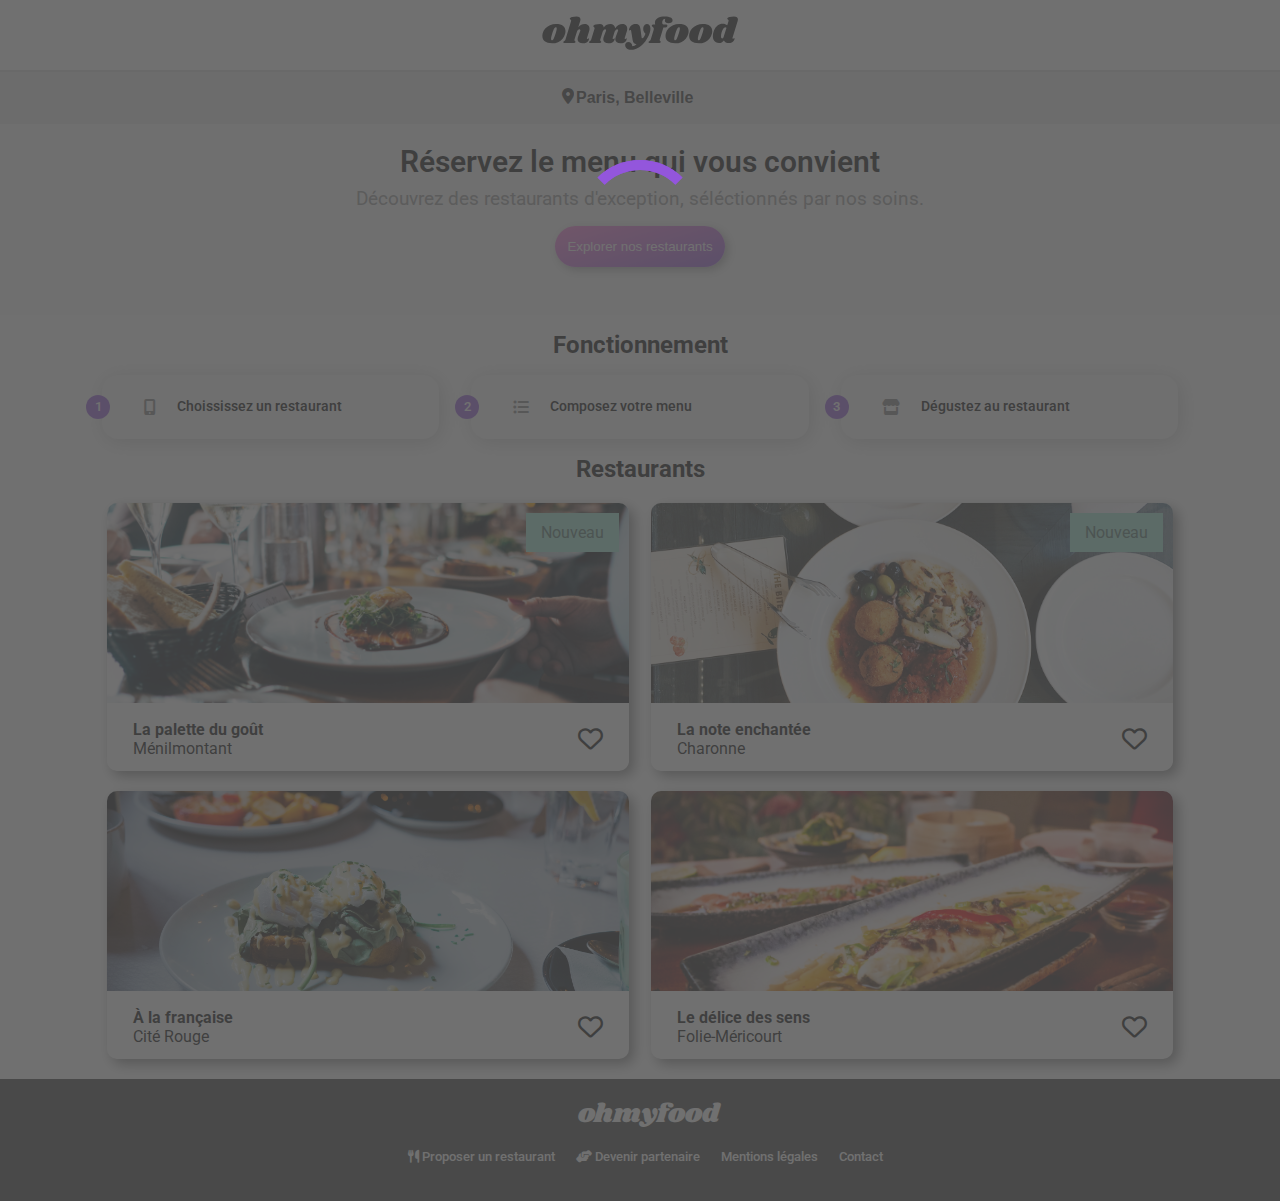
<file: index.html>
<!DOCTYPE html>
<html lang="fr">

<head>
  <meta charset="UTF-8" />
  <meta http-equiv="X-UA-Compatible" content="IE=edge"/>
  <meta name="viewport" content="width=device-width, initial-scale=1.0"/>
  <link rel="icon" href="https://img.icons8.com/office/16/000000/dining-room.png">
  <link rel="stylesheet" href="./css/style.css"/>
  <title>OhMyFood - Accueil</title>
</head>

<body>
  <div class="loading__page">
    <div class="loader">
      <div></div>
      <div></div>
    </div>
  </div>
  <header class="header">
    <a href="#" class="header__logo" aria-hidden="true">
      <img src="./images/logo/ohmyfood@2x.svg" alt="Logo Oh My Food en lien de haut de page"/>
    </a>
    <div class="header__map">
      <i class="fa-solid fa-location-dot"></i>
      <input type="search" placeholder="Paris, Belleville">
    </div>
  </header>
  <section class="reservation">
    <h1 class="reservation__title">Réservez le menu qui vous convient</h1>
    <p class="reservation__undertitle">Découvrez des restaurants d'exception, séléctionnés par nos soins.</p>
    <div class="btn">
      <button class="btn__explore">Explorer nos restaurants</button>
    </div>
  </section>
  <section class="functionning">
    <h2 class="functionning__title">Fonctionnement</h2>
    <ul class="functionning__ul">
      <li class="functionning__1">
        <button class="functionning__list">
          <i class="functionning__icon fas fa-mobile-alt"></i>Choississez un restaurant</button>
      </li>
      <li class="functionning__2">
        <button class="functionning__list">
          <i class="functionning__icon fas fa-list-ul"></i>Composez votre menu</button>
      </li>
      <li class="functionning__3">
        <button class="functionning__list">
          <i class="functionning__icon fas fa-store"></i>Dégustez au restaurant</button>
      </li>
    </ul>
  </section>
  <section class="restaurant">
    <h3 class="restaurant__title">Restaurants</h3>
    <div class="restaurant__cards">
      <a href="./la-palette-du-gout.html" class="card__badge">
        <img src="./images/restaurants/la-palette-du-gout.jpg" class="card__image card__image--1" alt="La palette"/>
        <div class="new">Nouveau</div>
        <div class="card__description">
          <div class="content">
            <h4>La palette du goût</h4>
            <p>Ménilmontant</p>
          </div>
          <div class="heart-container">
            <i class="far fa-heart"></i>
            <i class="fas fa-heart"></i>
          </div>
        </div>
      </a>
      <a href="./la-note-enchantee.html" class="card__badge">
        <img src="./images/restaurants/la-note-enchantee.jpg" class="card__image card__image--2" alt="La Note"/>
        <div class="new">Nouveau</div>
        <div class="card__description">
          <div class="content">
            <h4>La note enchantée</h4>
            <p>Charonne</p>
          </div>
          <div class="heart-container">
            <i class="far fa-heart"></i>
            <i class="fas fa-heart"></i>
          </div>
        </div>
      </a>
      <a href="./a-la-francaise.html" class="card__badge">
        <img src="./images/restaurants/a-la-francaise.jpg" class="card__image card__image--3" alt="La Française"/>
        <div class="card__description">
          <div class="content">
            <h4>À la française</h4>
            <p>Cité Rouge</p>
          </div>
          <div class="heart-container">
            <i class="far fa-heart"></i>
            <i class="fas fa-heart"></i>
          </div>
        </div>
      </a>
      <a href="./le-delice-des-sens.html" class="card__badge">
        <img src="./images/restaurants/le-delice-des-sens.jpg" class="card__image" alt="Le délice"/>
        <div class="card__description">
          <div class="content">
            <h4>Le délice des sens</h4>
            <p>Folie-Méricourt</p>
          </div>
          <div class="heart-container">
            <i class="far fa-heart"></i>
            <i class="fas fa-heart"></i>
          </div>
        </div>
      </a>
    </div>
  </section>
  <footer class="footer__index">
    <div class="footer__title">
      <a href="./index.html">
        <h5>ohmyfood</h5>
      </a>
    </div>
    <ul class="footer__ul">
      <li class="footer__liA">
        <i class="fas fa-utensils"></i>
        <a href="#">Proposer un restaurant</a>
      </li>
      <li class="footer__liB">
        <i class="fas fa-hands-helping"></i>
        <a href="#">Devenir partenaire</a>
      </li>
      <li class="footer__liC">
        <a href="#">Mentions légales</a>
      </li>
      <li class="footer__liD">
        <a href="mailto:lucasjaubert@icloud.com">Contact</a>
      </li>
    </ul>
  </footer>
</body>

</html>
</file>
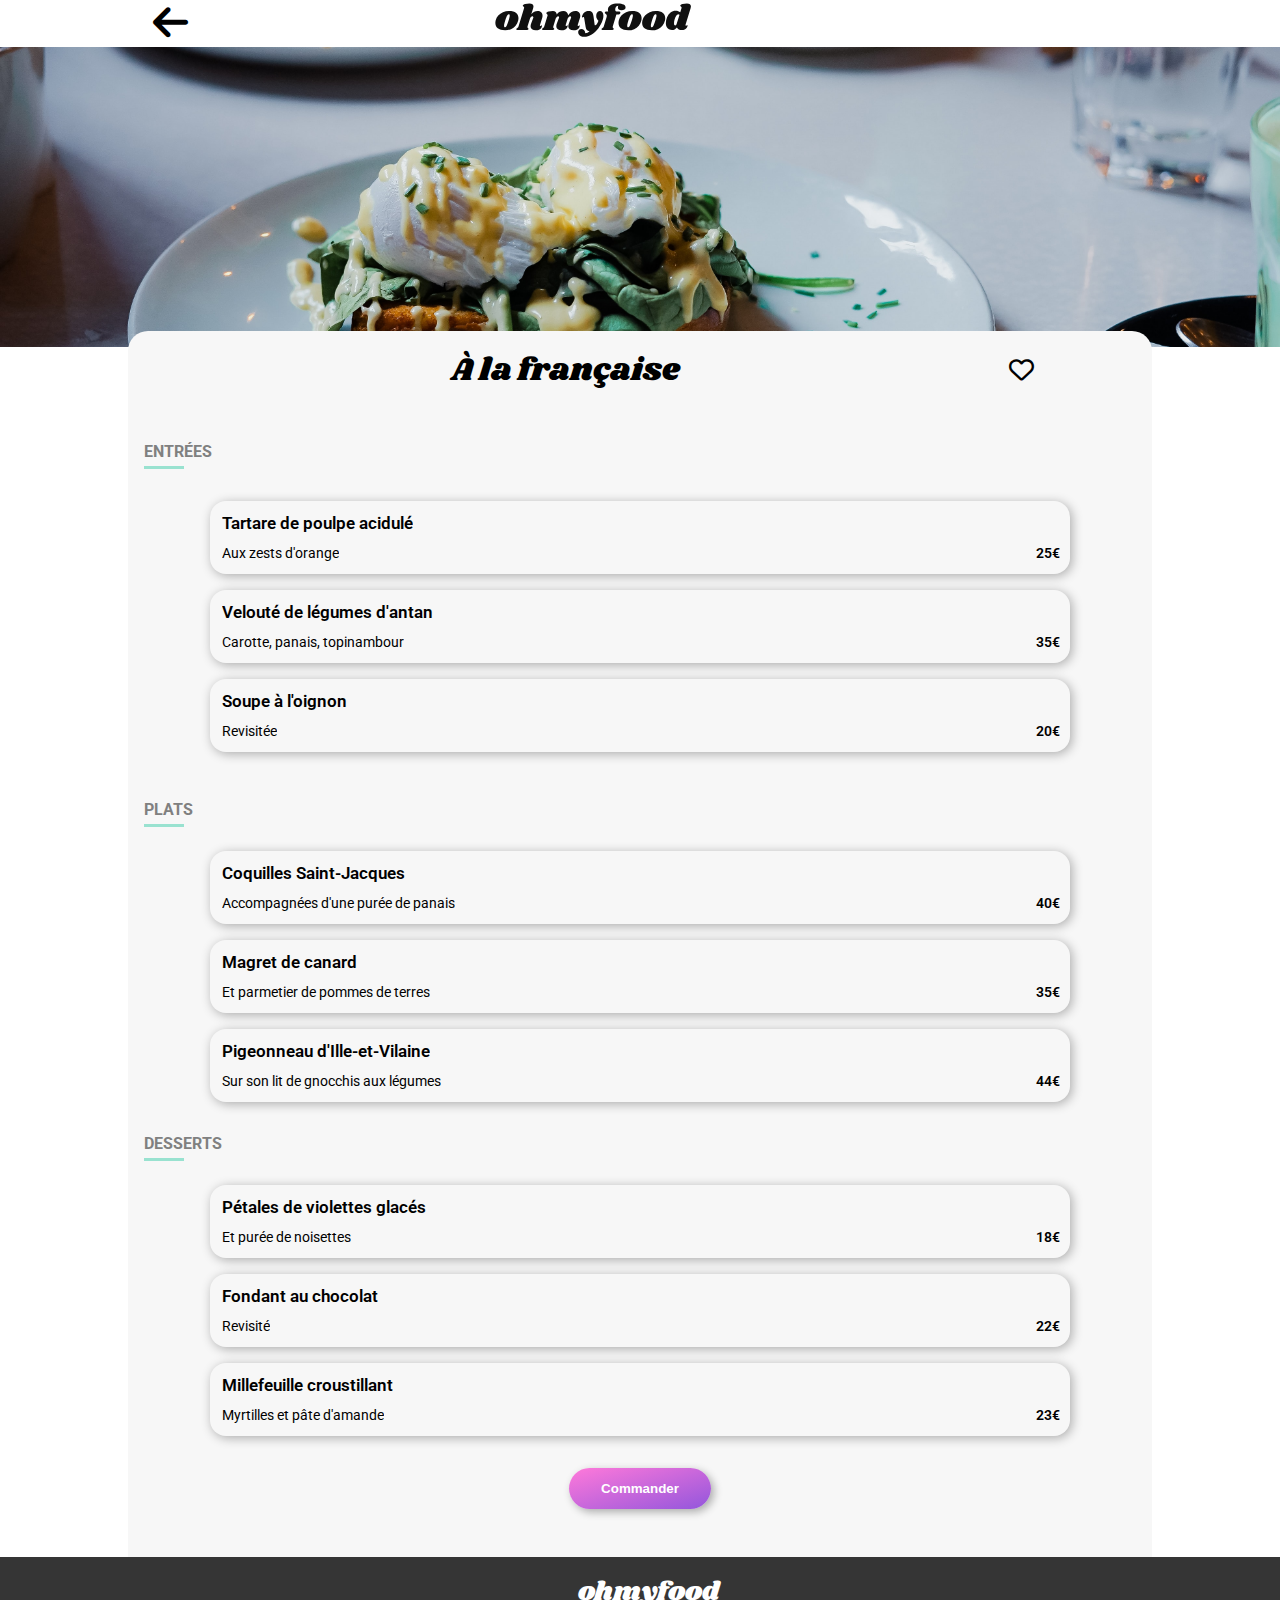
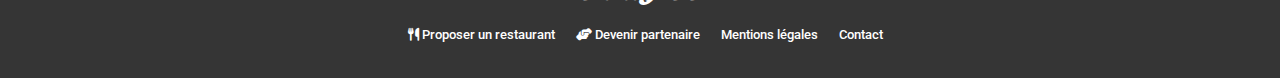
<file: a-la-francaise.html>
<!DOCTYPE html>
<html lang="fr">

<head>
  <meta charset="UTF-8" />
  <meta http-equiv="X-UA-Compatible" content="IE=edge" />
  <meta name="viewport" content="width=device-width, initial-scale=1.0" />
  <link rel="icon" href="https://img.icons8.com/office/16/000000/dining-room.png">
  <link rel="stylesheet" href="./css/style.css" />
  <title>OhMyFood - Menu</title>
</head>

<body>
  <header class="header__menu">
    <a href="./index.html">
      <i class="fas fa-arrow-left"></i>
    </a>
    <a href="./index.html">
      <div class="header__logomenu">
        <img src="./images/logo/ohmyfood@2x.svg" alt="" />
      </div>
    </a>
  </header>
  <img src="./images/restaurants/a-la-francaise.jpg" class="img__restaurant" alt="">
  <main>
    <div class="menu__title">
      <h1 class="menus__title">À la française</h1>
      <div class="heart-container">
        <i class="far fa-heart"></i>
        <i class="fas fa-heart"></i>
      </div>
    </div>
    <div class="principal">
      <section class="menu__choicebtn">
        <div class="menu__choice">
          <h2 class="menus__title">ENTRÉES
            <span id="menu__bar--1">
            </span>
          </h2>
        </div>
      </section>
      <section class="section__menu">
        <div class="carte__bouton carte__bouton1">
          <div class="carte__checkIcon">
            <i class="fas fa-check-circle"></i>
          </div>
          <div class="carte__body">
            <div class="carte__titre">
              <h3>Tartare de poulpe acidulé</h3>
            </div>
            <div class="carte__description">
              <p>Aux zests d'orange</p>
              <span class="carte__prix">25€</span>
            </div>
          </div>
        </div>
        <div class="carte__bouton carte__bouton2">
          <div class="carte__checkIcon">
            <i class="fas fa-check-circle"></i>
          </div>
          <div class="carte__body">
            <div class="carte__titre">
              <h3>Velouté de légumes d'antan</h3>
            </div>
            <div class="carte__description">
              <p>Carotte, panais, topinambour</p>
              <span class="carte__prix">35€</span>
            </div>
          </div>
        </div>
        <div class="carte__bouton carte__bouton3">
          <div class="carte__checkIcon">
            <i class="fas fa-check-circle"></i>
          </div>
          <div class="carte__body">
            <div class="carte__titre">
              <h3>Soupe à l'oignon</h3>
            </div>
            <div class="carte__description">
              <p>Revisitée</p>
              <span class="carte__prix">20€</span>
            </div>
          </div>
        </div>
      </section>
    </div>
    <div class="principal1">
      <section class="menu__choicebtn">
        <div class="menu__choice">
          <h2 class="menus__title">PLATS
            <span id="menu__bar--2">
            </span>
          </h2>
        </div>
      </section>
      <section class="section__menu">
        <div class="carte__bouton carte__bouton4">
          <div class="carte__checkIcon">
            <i class="fas fa-check-circle"></i>
          </div>
          <div class="carte__body">
            <div class="carte__titre">
              <h3>Coquilles Saint-Jacques</h3>
            </div>
            <div class="carte__description">
              <p>Accompagnées d'une purée de panais</p>
              <span class="carte__prix">40€</span>
            </div>
          </div>
        </div>
        <div class="carte__bouton carte__bouton5">
          <div class="carte__checkIcon">
            <i class="fas fa-check-circle"></i>
          </div>
          <div class="carte__body">
            <div class="carte__titre">
              <h3>Magret de canard</h3>
            </div>
            <div class="carte__description">
              <p>Et parmetier de pommes de terres</p>
              <span class="carte__prix">35€</span>
            </div>
          </div>
        </div>
        <div class="carte__bouton carte__bouton6">
          <div class="carte__checkIcon">
            <i class="fas fa-check-circle"></i>
          </div>
          <div class="carte__body">
            <div class="carte__titre">
              <h3>Pigeonneau d'Ille-et-Vilaine</h3>
            </div>
            <div class="carte__description">
              <p>Sur son lit de gnocchis aux légumes</p>
              <span class="carte__prix">44€</span>
            </div>
          </div>
        </div>
      </section>
    </div>
    <div class="principal1">
      <section class="menu__choicebtn">
        <div class="menu__choice">
          <h2 class="menus__title">DESSERTS
            <span id="menu__bar--3">
            </span>
          </h2>
        </div>
      </section>
      <section class="section__menu">
        <div class="carte__bouton carte__bouton7">
          <div class="carte__checkIcon">
            <i class="fas fa-check-circle"></i>
          </div>
          <div class="carte__body">
            <div class="carte__titre">
              <h3>Pétales de violettes glacés</h3>
            </div>
            <div class="carte__description">
              <p>Et purée de noisettes</p>
              <span class="carte__prix">18€</span>
            </div>
          </div>
        </div>
        <div class="carte__bouton carte__bouton8">
          <div class="carte__checkIcon">
            <i class="fas fa-check-circle"></i>
          </div>
          <div class="carte__body">
            <div class="carte__titre">
              <h3>Fondant au chocolat</h3>
            </div>
            <div class="carte__description">
              <p>Revisité</p>
              <span class="carte__prix">22€</span>
            </div>
          </div>
        </div>
        <div class="carte__bouton carte__bouton9">
          <div class="carte__checkIcon">
            <i class="fas fa-check-circle"></i>
          </div>
          <div class="carte__body">
            <div class="carte__titre">
              <h3>Millefeuille croustillant</h3>
            </div>
            <div class="carte__description">
              <p>Myrtilles et pâte d'amande</p>
              <span class="carte__prix">23€</span>
            </div>
          </div>
        </div>
      </section>
    </div>
    <div class="btn__menu">
      <button class="btn__menuu">Commander</button>
    </div>
  </main>
  <footer class="footer__index">
    <div class="footer__title">
      <a href="./index.html">
        <h5>ohmyfood</h5>
      </a>
    </div>
    <ul class="footer__ul">
      <li class="footer__liA">
        <i class="fas fa-utensils"></i>
        <a href="#">Proposer un restaurant</a>
      </li>
      <li class="footer__liB">
        <i class="fas fa-hands-helping"></i>
        <a href="#">Devenir partenaire</a>
      </li>
      <li class="footer__liC">
        <a href="#">Mentions légales</a>
      </li>
      <li class="footer__liD">
        <a href="lucasjaubert@icloud.com">Contact</a>
      </li>
    </ul>
  </footer>
</body>

</html>
</file>
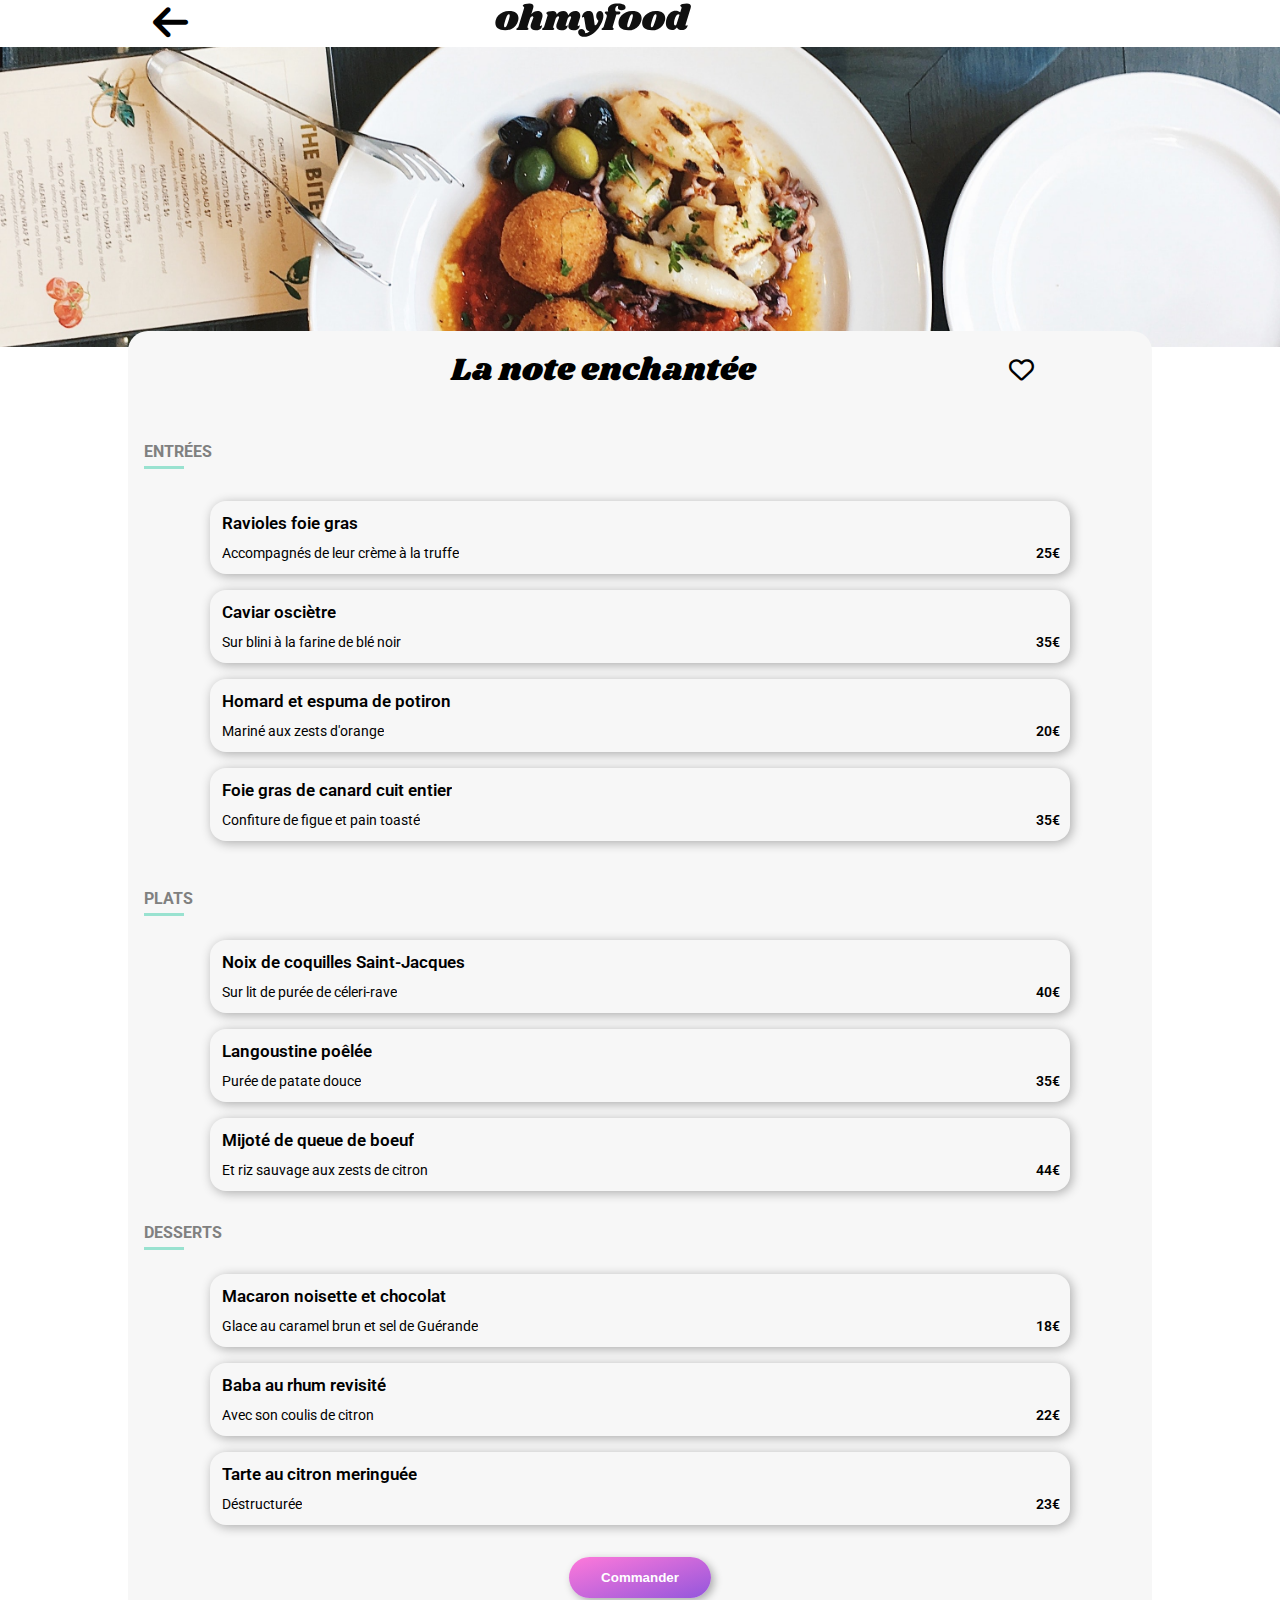
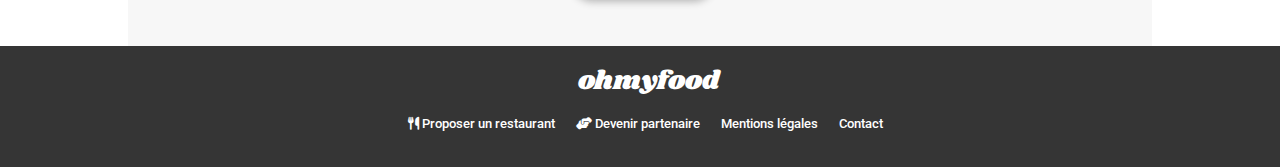
<file: la-note-enchantee.html>
<!DOCTYPE html>
<html lang="fr">

<head>
  <meta charset="UTF-8" />
  <meta http-equiv="X-UA-Compatible" content="IE=edge" />
  <meta name="viewport" content="width=device-width, initial-scale=1.0" />
  <link rel="icon" href="https://img.icons8.com/office/16/000000/dining-room.png">
  <link rel="stylesheet" href="css/style.css" />

  <title>OhMyFood - Menu</title>
</head>

<body>
  <header class="header__menu">
    <a href="./index.html">
      <i class="fas fa-arrow-left"></i>
    </a>
    <a href="./index.html">
      <div class="header__logomenu">
        <img src="./images/logo/ohmyfood@2x.svg" alt="" />
      </div>
    </a>
  </header>
  <img src="./images/restaurants/la-note-enchantee.jpg" class="img__restaurant" alt="">
  <main>
    <div class="menu__title">
      <h1 class="menus__title">La note enchantée</h1>
      <div class="heart-container">
        <i class="far fa-heart"></i>
        <i class="fas fa-heart"></i>
      </div>
    </div>
    <div class="principal">
      <section class="menu__choicebtn">
        <div class="menu__choice">
          <h2 class="menus__title">ENTRÉES
            <span id="menu__bar--1">
            </span>
          </h2>
        </div>
      </section>
      <section class="section__menu">
        <div class="carte__bouton carte__bouton1">
          <div class="carte__checkIcon">
            <i class="fas fa-check-circle"></i>
          </div>
          <div class="carte__body">
            <div class="carte__titre">
              <h3>Ravioles foie gras</h3>
            </div>
            <div class="carte__description">
              <p>Accompagnés de leur crème à la truffe</p>
              <span class="carte__prix">25€</span>
            </div>
          </div>
        </div>
        <div class="carte__bouton carte__bouton2">
          <div class="carte__checkIcon">
            <i class="fas fa-check-circle"></i>
          </div>
          <div class="carte__body">
            <div class="carte__titre">
              <h3>Caviar osciètre</h3>
            </div>
            <div class="carte__description">
              <p>Sur blini à la farine de blé noir</p>
              <span class="carte__prix">35€</span>
            </div>
          </div>
        </div>
        <div class="carte__bouton carte__bouton3">
          <div class="carte__checkIcon">
            <i class="fas fa-check-circle"></i>
          </div>
          <div class="carte__body">
            <div class="carte__titre">
              <h3>Homard et espuma de potiron</h3>
            </div>
            <div class="carte__description">
              <p>Mariné aux zests d'orange</p>
              <span class="carte__prix">20€</span>
            </div>
          </div>
        </div>
        <div class="carte__bouton carte__bouton4">
          <div class="carte__checkIcon">
            <i class="fas fa-check-circle"></i>
          </div>
          <div class="carte__body">
            <div class="carte__titre">
              <h3>Foie gras de canard cuit entier</h3>
            </div>
            <div class="carte__description">
              <p>Confiture de figue et pain toasté</p>
              <span class="carte__prix">35€</span>
            </div>
          </div>
        </div>
      </section>
    </div>
    <div class="principal1">
      <section class="menu__choicebtn">
        <div class="menu__choice">
          <h2 class="menus__title">PLATS
            <span id="menu__bar--2">
            </span>
          </h2>
        </div>
      </section>
      <section class="section__menu">
        <div class="carte__bouton carte__bouton4">
          <div class="carte__checkIcon">
            <i class="fas fa-check-circle"></i>
          </div>
          <div class="carte__body">
            <div class="carte__titre">
              <h3>Noix de coquilles Saint-Jacques</h3>
            </div>
            <div class="carte__description">
              <p>Sur lit de purée de céleri-rave</p>
              <span class="carte__prix">40€</span>
            </div>
          </div>
        </div>
        <div class="carte__bouton carte__bouton5">
          <div class="carte__checkIcon">
            <i class="fas fa-check-circle"></i>
          </div>
          <div class="carte__body">
            <div class="carte__titre">
              <h3>Langoustine poêlée</h3>
            </div>
            <div class="carte__description">
              <p>Purée de patate douce</p>
              <span class="carte__prix">35€</span>
            </div>
          </div>
        </div>
        <div class="carte__bouton carte__bouton6">
          <div class="carte__checkIcon">
            <i class="fas fa-check-circle"></i>
          </div>
          <div class="carte__body">
            <div class="carte__titre">
              <h3>Mijoté de queue de boeuf</h3>
            </div>
            <div class="carte__description">
              <p>Et riz sauvage aux zests de citron</p>
              <span class="carte__prix">44€</span>
            </div>
          </div>
        </div>
      </section>
    </div>
    <div class="principal1">
      <section class="menu__choicebtn">
        <div class="menu__choice">
          <h2 class="menus__title">DESSERTS
            <span id="menu__bar--3">
            </span>
          </h2>
        </div>
      </section>
      <section class="section__menu">
        <div class="carte__bouton carte__bouton7">
          <div class="carte__checkIcon">
            <i class="fas fa-check-circle"></i>
          </div>
          <div class="carte__body">
            <div class="carte__titre">
              <h3>Macaron noisette et chocolat</h3>
            </div>
            <div class="carte__description">
              <p>Glace au caramel brun et sel de Guérande</p>
              <span class="carte__prix">18€</span>
            </div>
          </div>
        </div>
        <div class="carte__bouton carte__bouton8">
          <div class="carte__checkIcon">
            <i class="fas fa-check-circle"></i>
          </div>
          <div class="carte__body">
            <div class="carte__titre">
              <h3>Baba au rhum revisité</h3>
            </div>
            <div class="carte__description">
              <p>Avec son coulis de citron</p>
              <span class="carte__prix">22€</span>
            </div>
          </div>
        </div>
        <div class="carte__bouton carte__bouton9">
          <div class="carte__checkIcon">
            <i class="fas fa-check-circle"></i>
          </div>
          <div class="carte__body">
            <div class="carte__titre">
              <h3>Tarte au citron meringuée</h3>
            </div>
            <div class="carte__description">
              <p>Déstructurée</p>
              <span class="carte__prix">23€</span>
            </div>
          </div>
        </div>
      </section>
    </div>
    <div class="btn__menu">
      <button class="btn__menuu">Commander</button>
    </div>
  </main>
  <footer class="footer__index">
    <div class="footer__title">
      <a href="./index.html">
        <h5>ohmyfood</h5>
      </a>
    </div>
    <ul class="footer__ul">
      <li class="footer__liA">
        <i class="fas fa-utensils"></i>
        <a href="#">Proposer un restaurant</a>
      </li>
      <li class="footer__liB">
        <i class="fas fa-hands-helping"></i>
        <a href="#">Devenir partenaire</a>
      </li>
      <li class="footer__liC">
        <a href="#">Mentions légales</a>
      </li>
      <li class="footer__liD">
        <a href="mailto:lucasjaubert@icloud.com">Contact</a>
      </li>
    </ul>
  </footer>
</body>

</html>
</file>
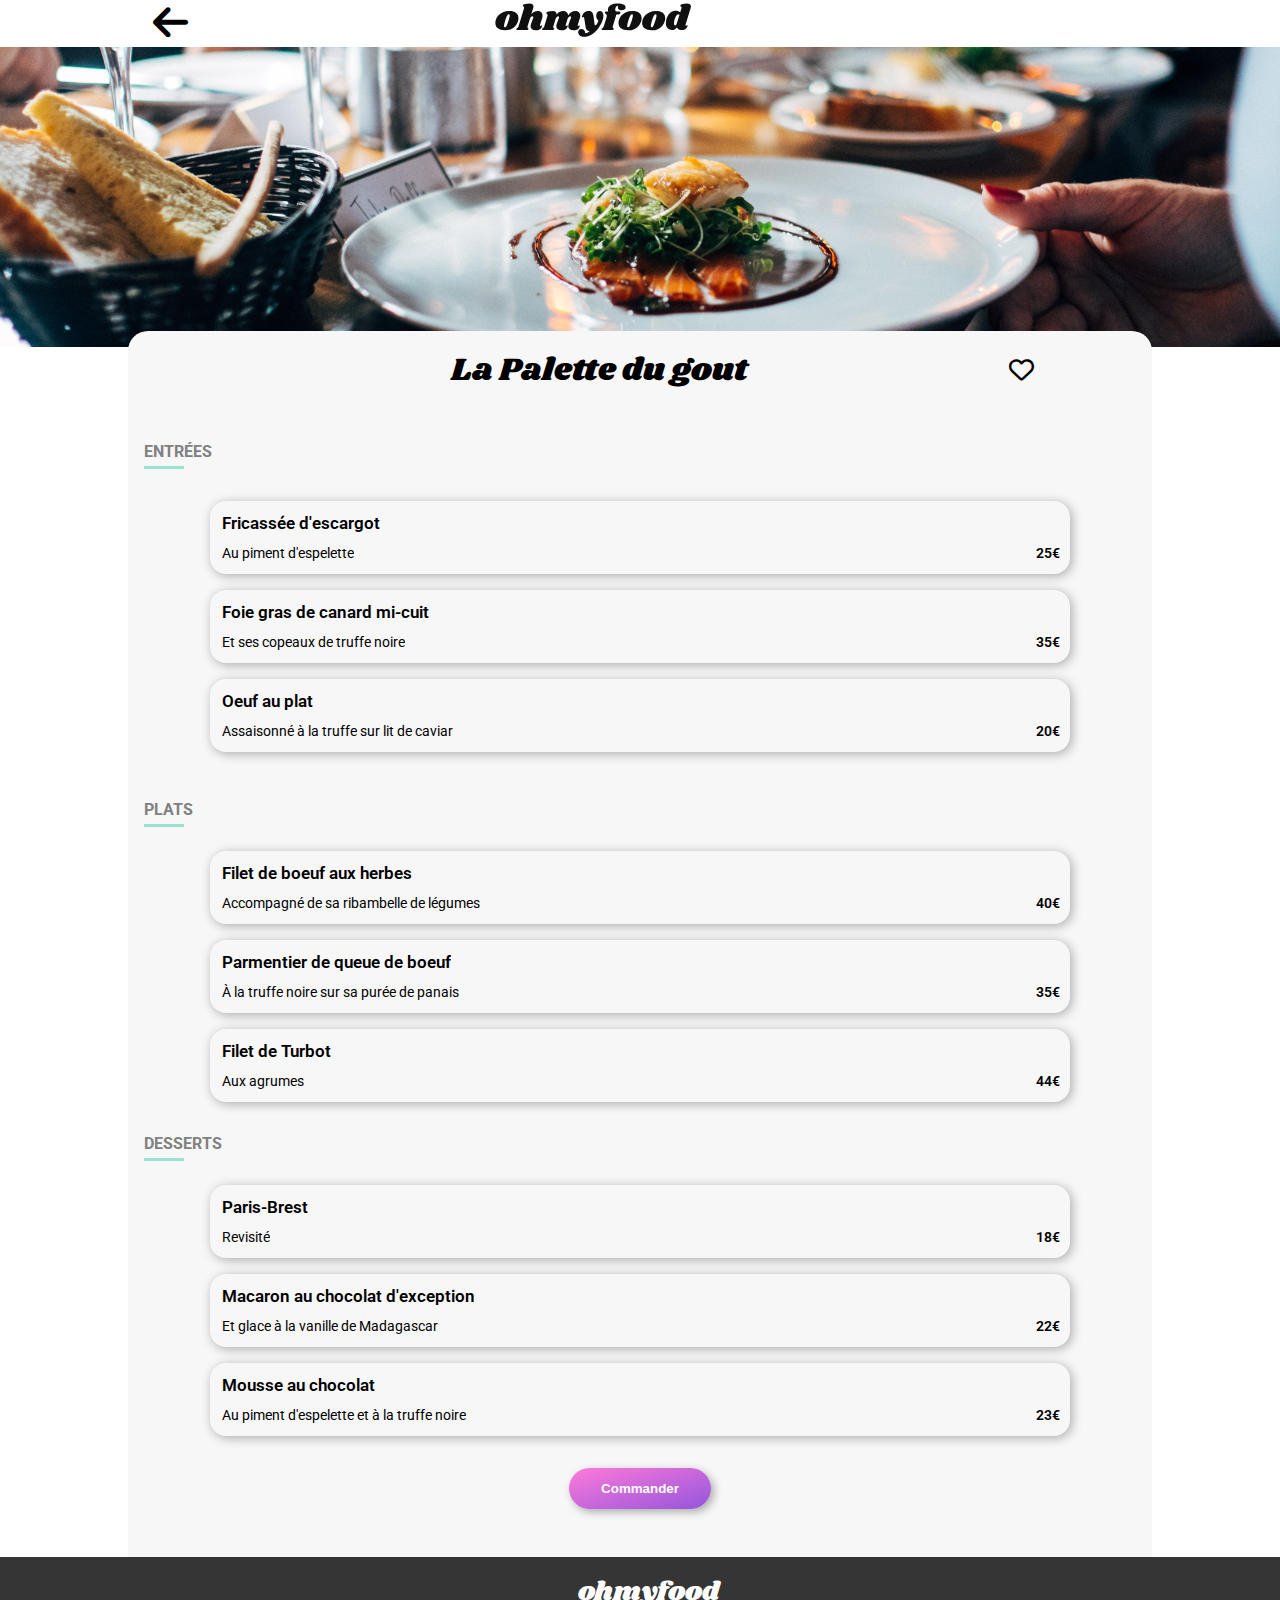
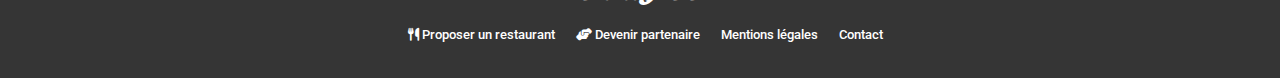
<file: la-palette-du-gout.html>
<!DOCTYPE html>
<html lang="fr">

<head>
  <meta charset="UTF-8" />
  <meta http-equiv="X-UA-Compatible" content="IE=edge" />
  <meta name="viewport" content="width=device-width, initial-scale=1.0" />
  <link rel="icon" href="https://img.icons8.com/office/16/000000/dining-room.png">
  <link rel="stylesheet" href="css/style.css" />
  <title>OhMyFood - Menu</title>
</head>

<body>
  <header class="header__menu">
    <a href="./index.html">
      <i class="fas fa-arrow-left"></i>
    </a>
    <a href="./index.html">
      <div class="header__logomenu">
        <img src="./images/logo/ohmyfood@2x.svg" alt="" />
      </div>
    </a>
  </header>
  <img src="./images/restaurants/la-palette-du-gout.jpg" class="img__restaurant" alt="">
  <main>
    <div class="menu__title">
      <h1 class="menus__title">La Palette du gout</h1>
      <div class="heart-container">
        <i class="far fa-heart"></i>
        <i class="fas fa-heart"></i>
      </div>
    </div>
    <div class="principal">
      <section class="menu__choicebtn">
        <div class="menu__choice">
          <h2 class="menus__title">ENTRÉES
            <span id="menu__bar--1">
            </span>
          </h2>
        </div>
      </section>
      <section class="section__menu">
        <div class="carte__bouton carte__bouton1">
          <div class="carte__checkIcon">
            <i class="fas fa-check-circle"></i>
          </div>
          <div class="carte__body">
            <div class="carte__titre">
              <h3>Fricassée d'escargot</h3>
            </div>
            <div class="carte__description">
              <p>Au piment d'espelette</p>
              <span class="carte__prix">25€</span>
            </div>
          </div>
        </div>
        <div class="carte__bouton carte__bouton2">
          <div class="carte__checkIcon">
            <i class="fas fa-check-circle"></i>
          </div>
          <div class="carte__body">
            <div class="carte__titre">
              <h3>Foie gras de canard mi-cuit</h3>
            </div>
            <div class="carte__description">
              <p>Et ses copeaux de truffe noire</p>
              <span class="carte__prix">35€</span>
            </div>
          </div>
        </div>
        <div class="carte__bouton carte__bouton3">
          <div class="carte__checkIcon">
            <i class="fas fa-check-circle"></i>
          </div>
          <div class="carte__body">
            <div class="carte__titre">
              <h3>Oeuf au plat</h3>
            </div>
            <div class="carte__description">
              <p>Assaisonné à la truffe sur lit de caviar</p>
              <span class="carte__prix">20€</span>
            </div>
          </div>
        </div>
      </section>
    </div>
    <div class="principal1">
      <section class="menu__choicebtn">
        <div class="menu__choice">
          <h2 class="menus__title">PLATS
            <span id="menu__bar--2">
            </span>
          </h2>
        </div>
      </section>
      <section class="section__menu">
        <div class="carte__bouton carte__bouton4">
          <div class="carte__checkIcon">
            <i class="fas fa-check-circle"></i>
          </div>
          <div class="carte__body">
            <div class="carte__titre">
              <h3>Filet de boeuf aux herbes</h3>
            </div>
            <div class="carte__description">
              <p>Accompagné de sa ribambelle de légumes</p>
              <span class="carte__prix">40€</span>
            </div>
          </div>
        </div>
        <div class="carte__bouton carte__bouton5">
          <div class="carte__checkIcon">
            <i class="fas fa-check-circle"></i>
          </div>
          <div class="carte__body">
            <div class="carte__titre">
              <h3>Parmentier de queue de boeuf</h3>
            </div>
            <div class="carte__description">
              <p>À la truffe noire sur sa purée de panais</p>
              <span class="carte__prix">35€</span>
            </div>
          </div>
        </div>
        <div class="carte__bouton carte__bouton6">
          <div class="carte__checkIcon">
            <i class="fas fa-check-circle"></i>
          </div>
          <div class="carte__body">
            <div class="carte__titre">
              <h3>Filet de Turbot</h3>
            </div>
            <div class="carte__description">
              <p>Aux agrumes</p>
              <span class="carte__prix">44€</span>
            </div>
          </div>
        </div>
      </section>
    </div>
    <div class="principal1">
      <section class="menu__choicebtn">
        <div class="menu__choice">
          <h2 class="menus__title">DESSERTS
            <span id="menu__bar--3">
            </span>
          </h2>
        </div>
      </section>
      <section class="section__menu">
        <div class="carte__bouton carte__bouton7">
          <div class="carte__checkIcon">
            <i class="fas fa-check-circle"></i>
          </div>
          <div class="carte__body">
            <div class="carte__titre">
              <h3>Paris-Brest</h3>
            </div>
            <div class="carte__description">
              <p>Revisité</p>
              <span class="carte__prix">18€</span>
            </div>
          </div>
        </div>
        <div class="carte__bouton carte__bouton8">
          <div class="carte__checkIcon">
            <i class="fas fa-check-circle"></i>
          </div>
          <div class="carte__body">
            <div class="carte__titre">
              <h3>Macaron au chocolat d'exception</h3>
            </div>
            <div class="carte__description">
              <p>Et glace à la vanille de Madagascar</p>
              <span class="carte__prix">22€</span>
            </div>
          </div>
        </div>
        <div class="carte__bouton carte__bouton9">
          <div class="carte__checkIcon">
            <i class="fas fa-check-circle"></i>
          </div>
          <div class="carte__body">
            <div class="carte__titre">
              <h3>Mousse au chocolat</h3>
            </div>
            <div class="carte__description">
              <p>Au piment d'espelette et à la truffe noire</p>
              <span class="carte__prix">23€</span>
            </div>
          </div>
        </div>
      </section>
    </div>
    <div class="btn__menu">
      <button class="btn__menuu">Commander</button>
    </div>
  </main>
  <footer class="footer__index">
    <div class="footer__title">
      <a href="./index.html">
        <h5>ohmyfood</h5>
      </a>
    </div>
    <ul class="footer__ul">
      <li class="footer__liA">
        <i class="fas fa-utensils"></i>
        <a href="#">Proposer un restaurant</a>
      </li>
      <li class="footer__liB">
        <i class="fas fa-hands-helping"></i>
        <a href="#">Devenir partenaire</a>
      </li>
      <li class="footer__liC">
        <a href="#">Mentions légales</a>
      </li>
      <li class="footer__liD">
        <a href="mailto:lucasjaubert@icloud.com">Contact</a>
      </li>
    </ul>
  </footer>
</body>

</html>
</file>
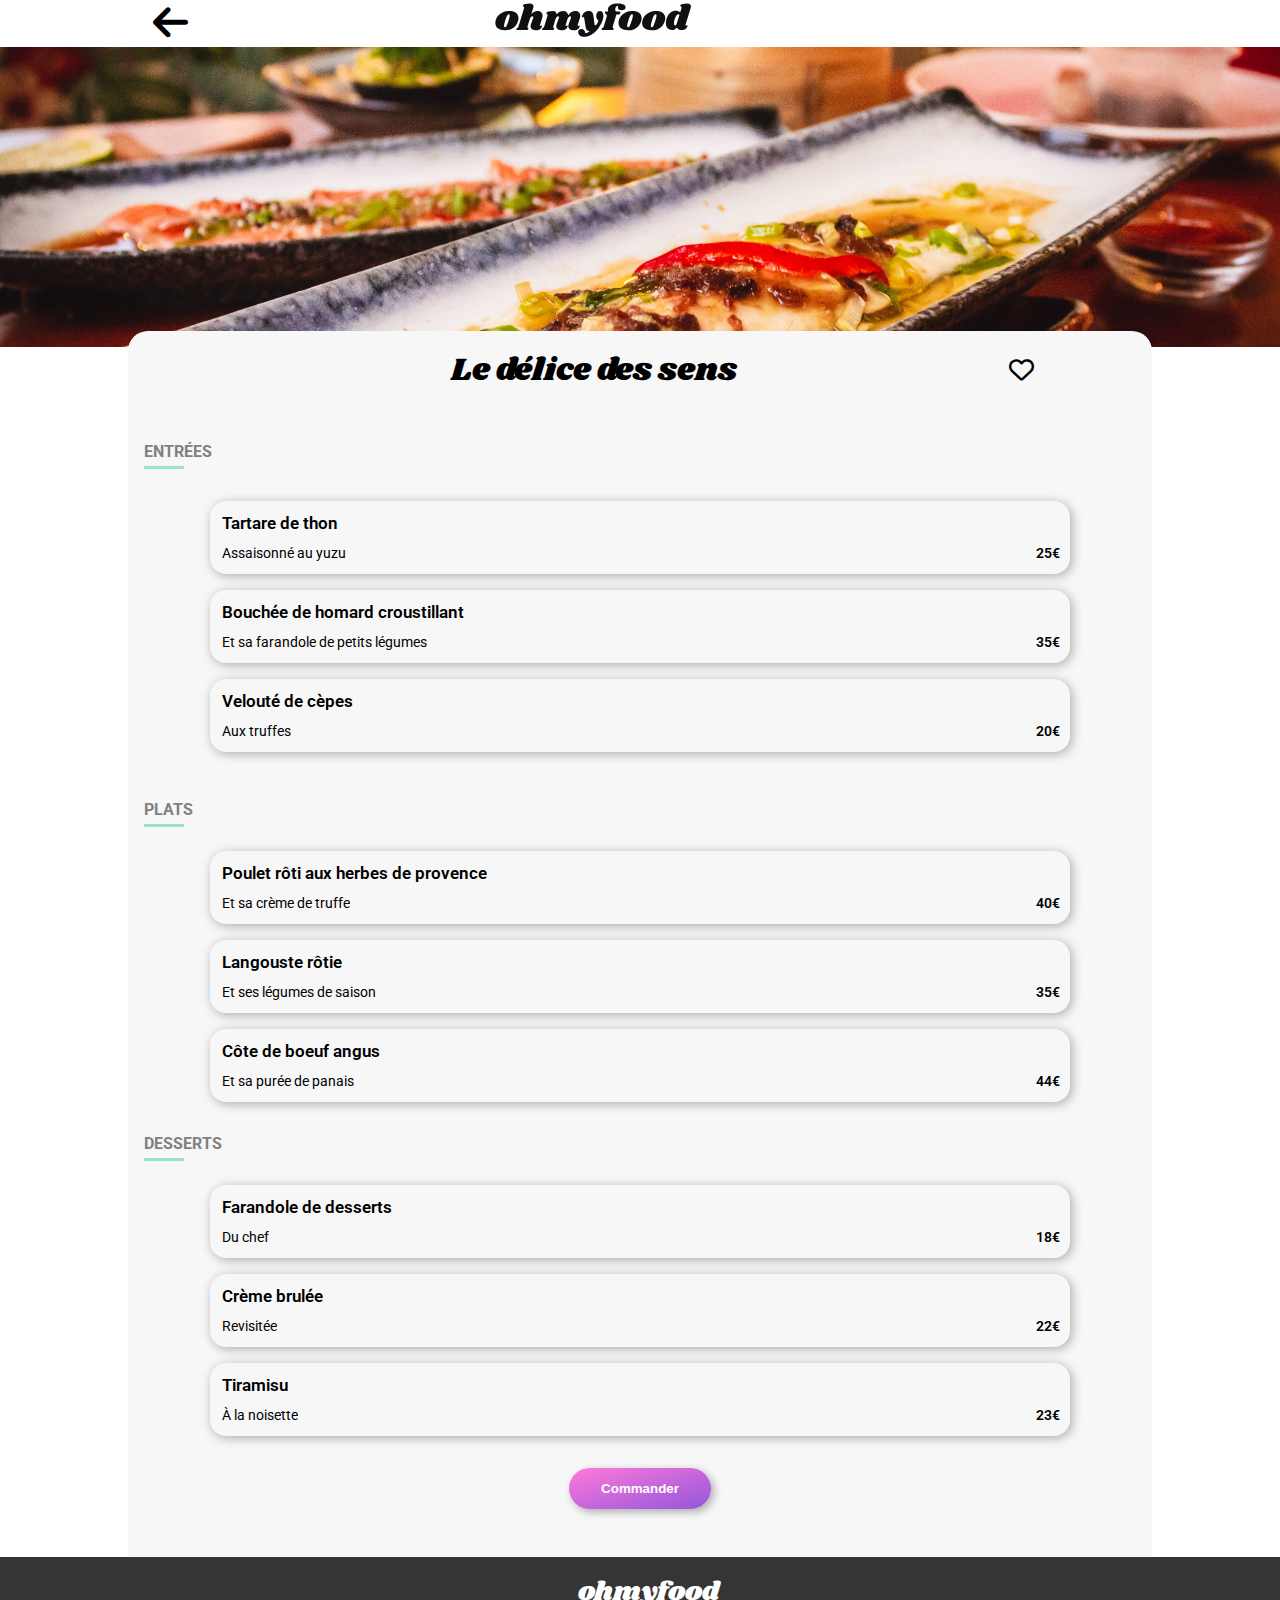
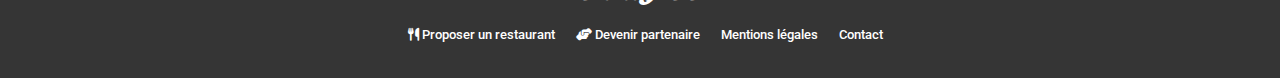
<file: le-delice-des-sens.html>
<!DOCTYPE html>
<html lang="fr">

<head>
  <meta charset="UTF-8" />
  <meta http-equiv="X-UA-Compatible" content="IE=edge" />
  <meta name="viewport" content="width=device-width, initial-scale=1.0" />
  <link rel="icon" href="https://img.icons8.com/office/16/000000/dining-room.png">
  <link rel="stylesheet" href="css/style.css" />

  <title>OhMyFood - Menu</title>
</head>

<body>
  <header class="header__menu">
    <a href="./index.html">
      <i class="fas fa-arrow-left"></i>
    </a>
    <a href="./index.html">
      <div class="header__logomenu">
        <img src="./images/logo/ohmyfood@2x.svg" alt="" />
      </div>
    </a>
  </header>
  <img src="./images/restaurants/le-delice-des-sens.jpg" class="img__restaurant" alt="">
  <main>
    <div class="menu__title">
      <h1 class="menus__title">Le délice des sens</h1>
      <div class="heart-container">
        <i class="far fa-heart"></i>
        <i class="fas fa-heart"></i>
      </div>
    </div>
    <div class="principal">
      <section class="menu__choicebtn">
        <div class="menu__choice">
          <h2 class="menus__title">ENTRÉES
            <span id="menu__bar--1">
            </span>
          </h2>
        </div>
      </section>
      <section class="section__menu">
        <div class="carte__bouton carte__bouton1">
          <div class="carte__checkIcon">
            <i class="fas fa-check-circle"></i>
          </div>
          <div class="carte__body">
            <div class="carte__titre">
              <h3>Tartare de thon</h3>
            </div>
            <div class="carte__description">
              <p>Assaisonné au yuzu</p>
              <span class="carte__prix">25€</span>
            </div>
          </div>
        </div>
        <div class="carte__bouton carte__bouton2">
          <div class="carte__checkIcon">
            <i class="fas fa-check-circle"></i>
          </div>
          <div class="carte__body">
            <div class="carte__titre">
              <h3>Bouchée de homard croustillant</h3>
            </div>
            <div class="carte__description">
              <p>Et sa farandole de petits légumes</p>
              <span class="carte__prix">35€</span>
            </div>
          </div>
        </div>
        <div class="carte__bouton carte__bouton3">
          <div class="carte__checkIcon">
            <i class="fas fa-check-circle"></i>
          </div>
          <div class="carte__body">
            <div class="carte__titre">
              <h3>Velouté de cèpes</h3>
            </div>
            <div class="carte__description">
              <p>Aux truffes</p>
              <span class="carte__prix">20€</span>
            </div>
          </div>
        </div>
      </section>
    </div>
    <div class="principal1">
      <section class="menu__choicebtn">
        <div class="menu__choice">
          <h2 class="menus__title">PLATS
            <span id="menu__bar--2">
            </span>
          </h2>
        </div>
      </section>
      <section class="section__menu">
        <div class="carte__bouton carte__bouton4">
          <div class="carte__checkIcon">
            <i class="fas fa-check-circle"></i>
          </div>
          <div class="carte__body">
            <div class="carte__titre">
              <h3>Poulet rôti aux herbes de provence</h3>
            </div>
            <div class="carte__description">
              <p>Et sa crème de truffe</p>
              <span class="carte__prix">40€</span>
            </div>
          </div>
        </div>
        <div class="carte__bouton carte__bouton5">
          <div class="carte__checkIcon">
            <i class="fas fa-check-circle"></i>
          </div>
          <div class="carte__body">
            <div class="carte__titre">
              <h3>Langouste rôtie</h3>
            </div>
            <div class="carte__description">
              <p>Et ses légumes de saison</p>
              <span class="carte__prix">35€</span>
            </div>
          </div>
        </div>
        <div class="carte__bouton carte__bouton6">
          <div class="carte__checkIcon">
            <i class="fas fa-check-circle"></i>
          </div>
          <div class="carte__body">
            <div class="carte__titre">
              <h3>Côte de boeuf angus</h3>
            </div>
            <div class="carte__description">
              <p>Et sa purée de panais</p>
              <span class="carte__prix">44€</span>
            </div>
          </div>
        </div>
      </section>
    </div>
    <div class="principal1">
      <section class="menu__choicebtn">
        <div class="menu__choice">
          <h2 class="menus__title">DESSERTS
            <span id="menu__bar--3">
            </span>
          </h2>
        </div>
      </section>
      <section class="section__menu">
        <div class="carte__bouton carte__bouton7">
          <div class="carte__checkIcon">
            <i class="fas fa-check-circle"></i>
          </div>
          <div class="carte__body">
            <div class="carte__titre">
              <h3>Farandole de desserts</h3>
            </div>
            <div class="carte__description">
              <p>Du chef</p>
              <span class="carte__prix">18€</span>
            </div>
          </div>
        </div>
        <div class="carte__bouton carte__bouton8">
          <div class="carte__checkIcon">
            <i class="fas fa-check-circle"></i>
          </div>
          <div class="carte__body">
            <div class="carte__titre">
              <h3>Crème brulée</h3>
            </div>
            <div class="carte__description">
              <p>Revisitée</p>
              <span class="carte__prix">22€</span>
            </div>
          </div>
        </div>
        <div class="carte__bouton carte__bouton9">
          <div class="carte__checkIcon">
            <i class="fas fa-check-circle"></i>
          </div>
          <div class="carte__body">
            <div class="carte__titre">
              <h3>Tiramisu</h3>
            </div>
            <div class="carte__description">
              <p>À la noisette</p>
              <span class="carte__prix">23€</span>
            </div>
          </div>
        </div>
      </section>
    </div>
    <div class="btn__menu">
      <button class="btn__menuu">Commander</button>
    </div>
  </main>
  <footer class="footer__index">
    <div class="footer__title">
      <a href="./index.html">
        <h5>ohmyfood</h5>
      </a>
    </div>
    <ul class="footer__ul">
      <li class="footer__liA">
        <i class="fas fa-utensils"></i>
        <a href="#">Proposer un restaurant</a>
      </li>
      <li class="footer__liB">
        <i class="fas fa-hands-helping"></i>
        <a href="#">Devenir partenaire</a>
      </li>
      <li class="footer__liC">
        <a href="#">Mentions légales</a>
      </li>
      <li class="footer__liD">
        <a href="mailto:lucasjaubert@icloud.com">Contact</a>
      </li>
    </ul>
  </footer>
</body>

</html>
</file>
<file: css/style.css>
@import url("https://fonts.googleapis.com/css2?family=Shrikhand&display=swap");
@import url("https://fonts.googleapis.com/css2?family=Roboto:wght@100;300;400;500;700;900&display=swap");
@import url("https://cdnjs.cloudflare.com/ajax/libs/font-awesome/6.2.0/css/all.min.css");
@import url("https://fonts.googleapis.com/css2?family=Shrikhand&display=swap");
@import url("https://fonts.googleapis.com/css2?family=Roboto:wght@400;500&display=swap");
@import url("https://fonts.googleapis.com/css2?family=Roboto&display=swap");
@keyframes checkrotate {
  from {
    transform: rotate(-360deg);
  }
  to {
    transform: rotate(0deg);
  }
}
@keyframes menudelay {
  from {
    transition: all 1s;
    margin-top: 3rem;
    opacity: 0;
  }
  to {
    transition: all 1s;
    margin-top: 0rem;
    opacity: 1;
  }
}
@keyframes loading {
  from {
    opacity: 1;
    z-index: 10;
  }
  to {
    opacity: 0;
    z-index: -1;
  }
}
@keyframes loader {
  0% {
    transform: rotate(0deg);
    border-width: 10px;
  }
  50% {
    transform: rotate(180deg);
    border-width: 1px;
  }
  100% {
    transform: rotate(360deg);
    border-width: 10px;
  }
}
body {
  margin: 0%;
  padding: 0%;
  height: 100%;
  width: 100%;
}

.header {
  display: flex;
  flex-direction: column;
  align-items: center;
}
.header__logo {
  margin: 1rem;
}
.header__map {
  border-top: rgba(0, 0, 0, 0.062) 2px solid;
  background-color: rgba(230, 230, 230, 0.801);
  display: flex;
  justify-content: center;
  font-family: "Roboto", sans-serif;
  font-weight: bold;
  color: rgb(43, 43, 43);
  padding: 1rem 0rem 1rem 0rem;
  width: 100%;
}
.header input {
  background-color: #ebebeb;
  border: none;
  width: 9rem;
  font-size: 1rem;
}
.header input::placeholder {
  color: rgb(43, 43, 43);
  font-weight: 550;
}
.header .fa-map-marker-alt {
  margin-right: 1rem;
}

.reservation {
  display: flex;
  font-family: "Roboto", sans-serif;
  flex-direction: column;
  text-align: center;
  width: 100%;
  background-color: #f7f7f7;
}
.reservation__title {
  width: auto;
  font-weight: 600;
  font-size: 1.9rem;
  margin-bottom: 0%;
}
.reservation__undertitle {
  margin-top: 0.5rem;
  font-size: 1.2rem;
  color: #959595;
}

.footer__index {
  display: flex;
  flex-direction: column;
  background: #353535;
  align-items: flex-start;
}
@media (min-width: 767px) {
  .footer__index {
    align-items: center;
  }
  .footer__index .footer__ul {
    display: flex;
    flex-direction: row;
    width: auto;
  }
  .footer__index .footer__title {
    font-size: 2rem;
  }
}
.footer__index a h5 {
  font-family: "Shrikhand";
  color: white;
  font-weight: 200;
  margin: 0rem;
  padding: 1rem 0rem 1rem 1rem;
}
.footer__index ul {
  margin-bottom: 2rem;
}
.footer__index li {
  font-size: 0.8rem;
  font-weight: 500;
  color: white;
  padding: 0rem 0.3rem 0.3rem 1rem;
}

.functionning {
  counter-reset: numbers;
  display: flex;
  width: 100%;
  flex-direction: column;
  z-index: -20000;
}
.functionning__title {
  margin: 1rem 0rem 0rem 2rem;
}
@media (min-width: 767px) {
  .functionning__title {
    margin-left: 8%;
    margin-right: 8%;
    display: flex;
    justify-content: space-around;
    flex-wrap: wrap;
  }
}
.functionning__ul {
  list-style-type: none;
  padding: 0%;
  margin: 1rem 1rem 0rem 2rem;
}
@media (min-width: 642px) {
  .functionning__ul {
    display: grid;
    grid-template-columns: repeat(3, 1fr);
    gap: 2rem;
    margin-left: 8%;
    margin-right: 8%;
  }
}
.functionning__ul__btn {
  display: flex;
  flex-direction: column;
  width: auto;
  padding-bottom: 1rem;
}
.functionning__list {
  position: relative;
  cursor: pointer;
  align-items: center;
  padding: 1rem 10% 1rem 10%;
  font-size: 0.9rem;
  display: flex;
  width: 100%;
  font-weight: 550;
  font-family: "roboto", sans-serif;
  border-radius: 1rem;
  border: none;
  margin-bottom: 1rem;
  background: #f7f7f7;
  box-shadow: 2px 3px 20px 0px rgba(43, 43, 43, 0.2470588235);
}
.functionning__list::before {
  content: counter(numbers);
  display: flex;
  align-items: center;
  justify-content: center;
  position: absolute;
  left: -1rem;
  counter-increment: numbers;
  color: white;
  font-size: 0.8rem;
  width: 1.5rem;
  height: 1.5rem;
  border-radius: 1rem;
  background-color: #9356dc;
}
.functionning__list:hover {
  color: black;
  background-color: #f2eafb;
}
.functionning__list:hover .functionning__icon {
  color: #6c27be;
}
.functionning__icon {
  padding: 0.5rem 1.3rem 0.5rem 0.5rem;
  font-size: 1rem;
  color: #7e7e7e;
}
@media (min-width: 767px) {
  .functionning__icon {
    margin: 0;
  }
}

.loading__page {
  animation: loading 5s ease-in-out;
  position: absolute;
  z-index: 1000;
  width: 100%;
  height: 100%;
  animation-delay: 0s;
  animation-fill-mode: both;
}
.loading__page .loader {
  background-color: rgba(78, 78, 78, 0.808);
  z-index: 1000;
  display: flex;
  justify-content: space-around;
  position: absolute;
  width: 100%;
  height: 100%;
}
.loading__page .loader div {
  position: absolute;
  top: 10rem;
  border-radius: 50%;
  width: 100px;
  height: 100px;
  border: 10px solid transparent;
  border-top-color: #9356dc;
  animation: loader 1.5s linear infinite;
}

.header__menu {
  font-size: 2.5rem;
  display: flex;
  align-items: center;
  justify-content: space-around;
  margin-right: 15%;
}

.menu__title {
  width: 100%;
  display: flex;
  flex-wrap: nowrap;
  justify-content: space-between;
  align-items: center;
  padding-top: 1rem;
  padding-bottom: 1rem;
  border-radius: 1rem 1rem 0rem 0rem;
}
.menu__title i {
  font-size: 1.5rem;
  margin-right: 1rem;
  cursor: pointer;
}
.menu__title h1 {
  font-family: "Shrikhand";
  margin: 0%;
  padding-left: 1rem;
}
.menu__title .far:hover {
  color: transparent;
  opacity: 0;
}
.menu__title .fas {
  color: transparent;
  transition: ease-out all 400ms;
}
.menu__title i:hover {
  transform: scale(1.3);
  background-image: linear-gradient(163deg, #ff79da 0%, #9356dc 100%);
  background-clip: text;
  -webkit-background-clip: text;
  opacity: 1;
}
.menu__title .back {
  width: 50%;
}

.img__restaurant {
  width: 100%;
  height: 300px;
  object-fit: cover;
  z-index: -10;
  position: relative;
}

main {
  background-color: #f7f7f7;
  border-radius: 20px 20px 0 0;
  margin-top: -20px;
  z-index: 10;
  position: relative;
}

.menu__choice h2 {
  color: gray;
  margin: 2rem 0 2rem 1rem;
  padding: 0%;
  font-size: 1rem;
  position: relative;
}
.menu__choice h2 #menu__bar--1::before {
  content: "";
  position: absolute;
  bottom: -0.5rem;
  height: 0.2rem;
  width: 2.5rem;
  left: 0rem;
  background-color: #99e2d0;
}
.menu__choice h2 #menu__bar--2::before {
  content: "";
  position: absolute;
  bottom: -0.5rem;
  height: 0.2rem;
  width: 2.5rem;
  left: 0rem;
  background-color: #99e2d0;
}
.menu__choice h2 #menu__bar--3::before {
  content: "";
  position: absolute;
  bottom: -0.5rem;
  height: 0.2rem;
  width: 2.5rem;
  left: 0rem;
  background-color: #99e2d0;
}

.principal .section__menu .carte__bouton1 {
  animation: slide-from-bottom 2s ease both;
}
.principal .section__menu .carte__bouton2 {
  animation: slide-from-bottom 2s ease both;
  animation-delay: 0.4s;
}
.principal .section__menu .carte__bouton3 {
  animation: slide-from-bottom 2s ease both;
  animation-delay: 0.8s;
}
.principal .section__menu .carte__bouton4 {
  animation: slide-from-bottom 2s ease both;
  animation-delay: 1s;
}

.principal1 .section__menu .carte__bouton4 {
  animation: slide-from-bottom 2s ease both;
}
.principal1 .section__menu .carte__bouton5 {
  animation: slide-from-bottom 2s ease both;
  animation-delay: 0.4s;
}
.principal1 .section__menu .carte__bouton6 {
  animation: slide-from-bottom 2s ease both;
  animation-delay: 0.8s;
}
.principal1 .section__menu .carte__bouton7 {
  animation: slide-from-bottom 2s ease both;
}
.principal1 .section__menu .carte__bouton8 {
  animation: slide-from-bottom 2s ease both;
  animation-delay: 0.4s;
}
.principal1 .section__menu .carte__bouton9 {
  animation: slide-from-bottom 2s ease both;
  animation-delay: 0.8s;
}

@keyframes slide-from-bottom {
  0% {
    transform: translateY(15px);
    opacity: 0;
  }
  100% {
    transform: translateY(0px);
    opacity: 1;
  }
}
@media screen and (min-width: 767px) {
  main {
    width: 80%;
    margin-left: auto;
    margin-right: auto;
  }
  .menu__title {
    width: 60%;
    margin-left: auto;
    margin-right: auto;
  }
}
.restaurant__cards {
  display: flex;
  flex-wrap: wrap;
  color: black;
  text-decoration: none;
  justify-content: center;
}
.restaurant__cards .card__badge {
  width: 90%;
  margin: 0 auto 20px auto;
  position: relative;
  box-shadow: 5px 5px 13px 0 grey;
  border-radius: 10px;
}
.restaurant__cards .card__badge img {
  width: 100%;
  height: 200px;
  object-fit: cover;
  border-radius: 10px 10px 0 0;
}
.restaurant__cards .card__badge .new {
  background-color: #99e2d0;
  position: absolute;
  top: 10px;
  right: 10px;
  color: #476d63;
  padding: 10px 15px;
}
.restaurant__cards .card__badge .card__description {
  display: flex;
  justify-content: space-between;
  align-items: center;
  padding: 2.5% 5%;
}

@media (min-width: 800px) {
  .principal {
    display: grid;
    grid-template-columns: repeat(1, 1fr);
    max-width: 100%;
    margin: 0%;
    gap: 0.5rem;
  }
}
@media (min-width: 800px) and (min-width: 800px) {
  .principal .principal1 {
    display: flex;
    flex-direction: column;
    width: auto;
  }
}

.section__menu {
  width: 100%;
}

.carte__bouton {
  display: flex;
  flex-direction: row-reverse;
  width: auto;
  margin: auto;
  overflow: hidden;
  white-space: nowrap;
  text-overflow: ellipsis;
  margin: 0rem 1rem 1rem 1rem;
  background-color: #f7f7f7;
  box-shadow: 2px 2px 11px 0px rgba(0, 0, 0, 0.3098039216);
  cursor: pointer;
  border-radius: 1rem;
}
@media (min-width: 767px) {
  .carte__bouton {
    margin-left: 8%;
    margin-right: 8%;
  }
}
.carte__bouton:hover .carte__checkIcon, .carte__bouton:hover .carte__prix {
  margin-right: 0;
  transition: all 1s;
}
.carte__bouton:hover i {
  animation: checkrotate 800ms;
  color: white;
}

.carte__body {
  display: flex;
  flex-direction: column;
  width: 100%;
  padding: 0.75rem;
  text-overflow: ellipsis;
  white-space: nowrap;
  overflow: hidden;
  font-size: 0.9rem;
}
@media (max-width: 345px) {
  .carte__body {
    font-size: 0.7rem;
  }
}
.carte__body h3, .carte__body p {
  display: inline-block;
  max-width: 80%;
  text-overflow: ellipsis;
  white-space: nowrap;
  overflow: hidden;
}
.carte__body .carte__titre h3 {
  margin: 0rem 0rem 0.5rem 0rem;
  font-weight: 600;
}
.carte__body .carte__description {
  display: flex;
  flex-direction: row;
  max-width: 100%;
  justify-content: space-between;
  text-overflow: ellipsis;
  white-space: nowrap;
  overflow: hidden;
}
.carte__body .carte__description .carte__prix {
  font-weight: 600;
}

.carte__checkIcon {
  background-color: #99e2d0;
  width: 5rem;
  display: flex;
  margin-right: -5rem;
  overflow: hidden;
  justify-content: center;
  align-items: center;
}

@media screen and (min-width: 576px) {
  .restaurant__cards .card__badge {
    width: 48%;
  }
  .header__logomenu {
    margin-right: 90px;
  }
}
@media screen and (min-width: 992px) {
  .restaurant__cards {
    width: 85%;
    margin: 0 auto;
  }
  .header__logomenu {
    margin-right: 180px;
  }
  .header__menu {
    margin-right: 20%;
  }
  .menu__title {
    margin-left: 30%;
  }
}
.btn__explore {
  background: linear-gradient(163deg, #ff79da 0%, #9356dc 100%);
  color: white;
  font-weight: 500;
  padding: 0.8rem;
  border-radius: 10rem;
  border: none;
  cursor: pointer;
  margin-top: 1rem;
  margin-bottom: 3rem;
  box-shadow: 3px 3px 8px 0px rgba(0, 0, 0, 0.3098039216);
}
.btn__explore:hover {
  background: linear-gradient(163deg, #fface8 0%, #ae80e5 100%);
  transform: scale(1.3);
  transition: 500ms;
}

.btn__menu {
  display: flex;
  justify-content: center;
}
.btn__menu .btn__menuu {
  background: linear-gradient(163deg, #ff79da 0%, #9356dc 100%);
  color: white;
  padding: 0.8rem 2rem 0.8rem 2rem;
  font-weight: 550;
  border-radius: 10rem;
  border: none;
  cursor: pointer;
  margin-top: 1rem;
  margin-bottom: 3rem;
  box-shadow: 3px 3px 8px 0px rgba(0, 0, 0, 0.3098039216);
}
.btn__menu .btn__menuu:hover {
  box-shadow: 3px 3px 8px 0px rgba(0, 0, 0, 0.5568627451);
  background: linear-gradient(163deg, #ff83dd 0%, #ff83dd 33%, #985ede 100%);
  transition: 500ms;
}

.heart-container {
  position: relative;
}
.heart-container .far {
  opacity: 1;
  font-size: 25px;
}
.heart-container .fas {
  position: absolute;
  top: 0;
  right: 0;
  bottom: 0;
  left: 0;
  opacity: 0;
  transform: scale(0);
  transition: transform 500ms ease-in-out;
  font-size: 25px;
}
.heart-container:hover .fas {
  transform: scale(1);
  background-image: linear-gradient(to bottom, #ff79da 0%, #9356dc 100%);
  background-clip: text;
  -webkit-background-clip: text;
  color: transparent;
  opacity: 1;
}
.heart-container:hover .far {
  opacity: 0;
}

/* Textes */
body {
  font-family: "roboto", sans-serif;
  position: relative;
  height: 100%;
  width: 100%;
}

a {
  text-decoration: none;
  color: inherit;
}

h4, p {
  margin: 0%;
}

ul, li {
  text-decoration: none;
  list-style-type: none;
  padding: 0rem;
  margin: 0rem;
}

h1 {
  font-weight: 550;
}

.restaurant__title {
  margin-left: 5%;
}

@media screen and (min-width: 992px) {
  .restaurant__title {
    width: 60%;
    margin: 0 auto 20px auto;
    font-size: 1.5em;
    display: flex;
    flex-wrap: wrap;
    justify-content: space-around;
  }
}

/*# sourceMappingURL=style.css.map */
</file>
